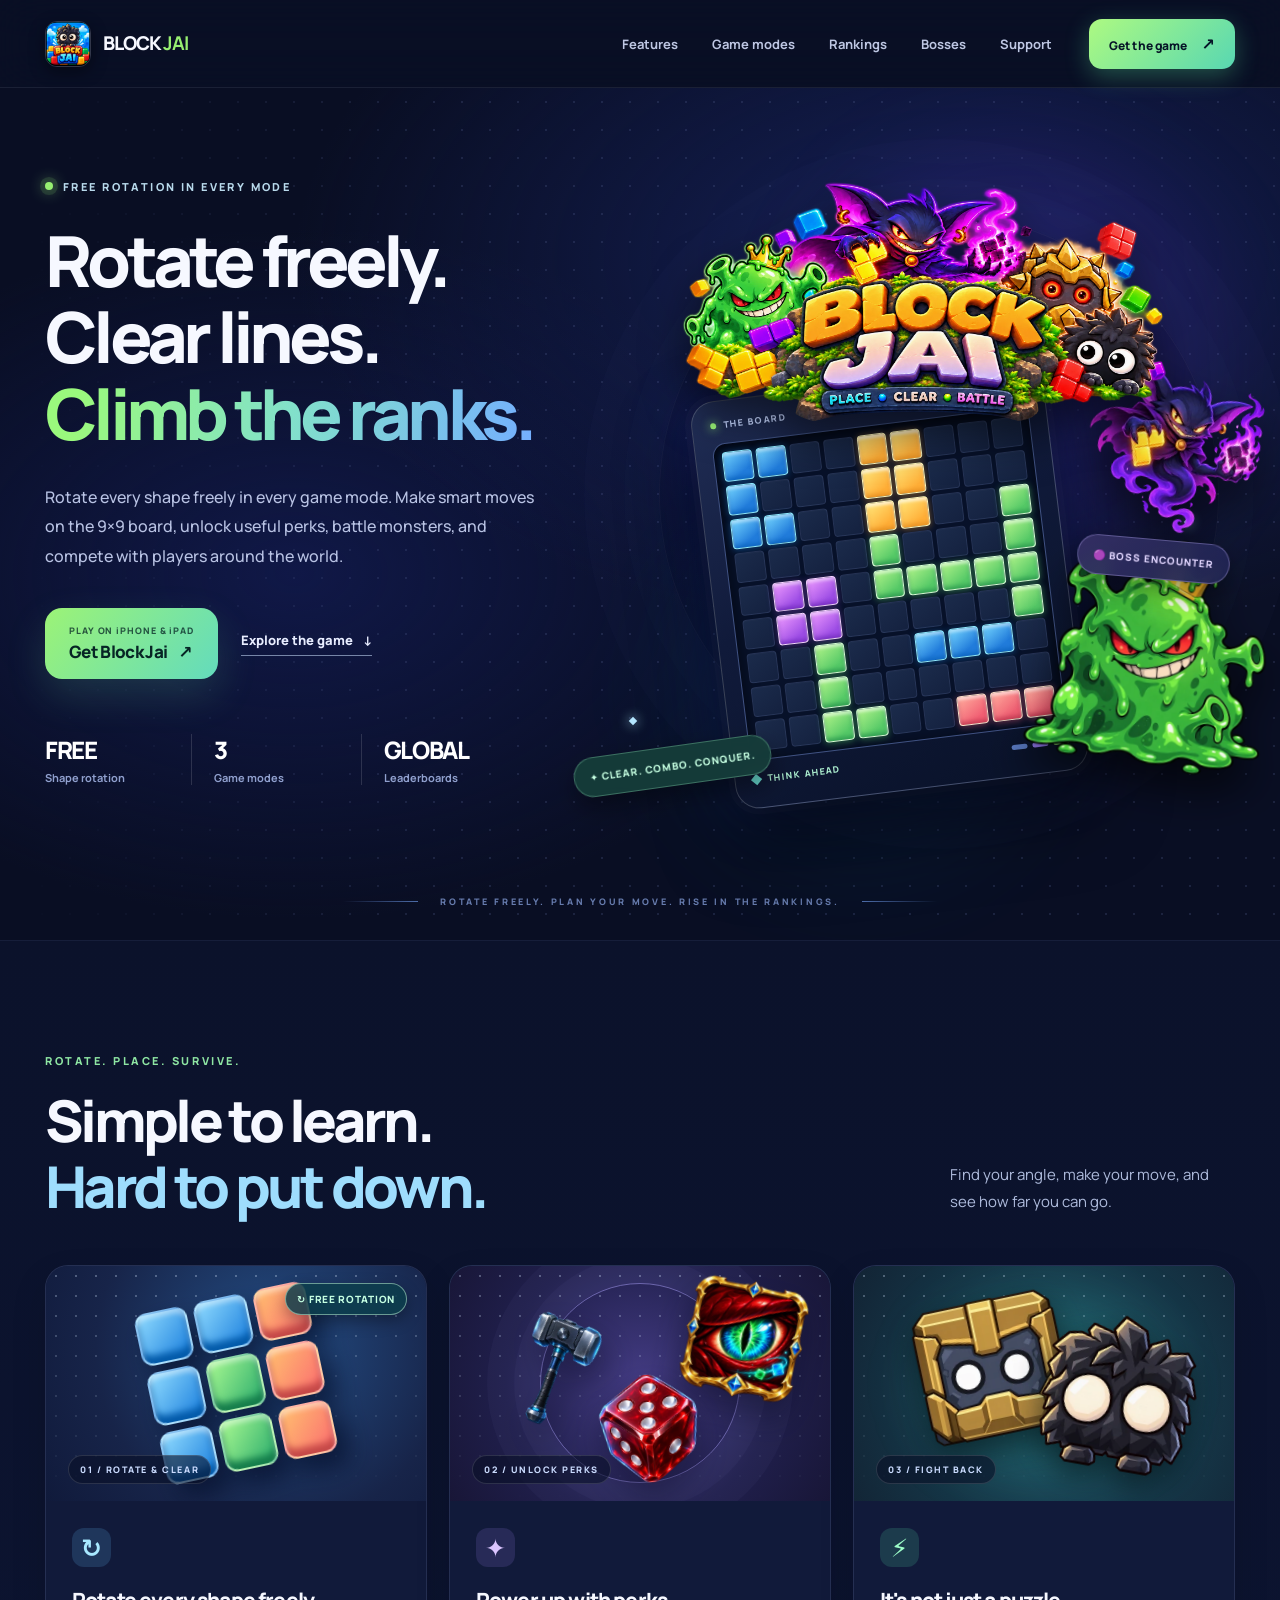
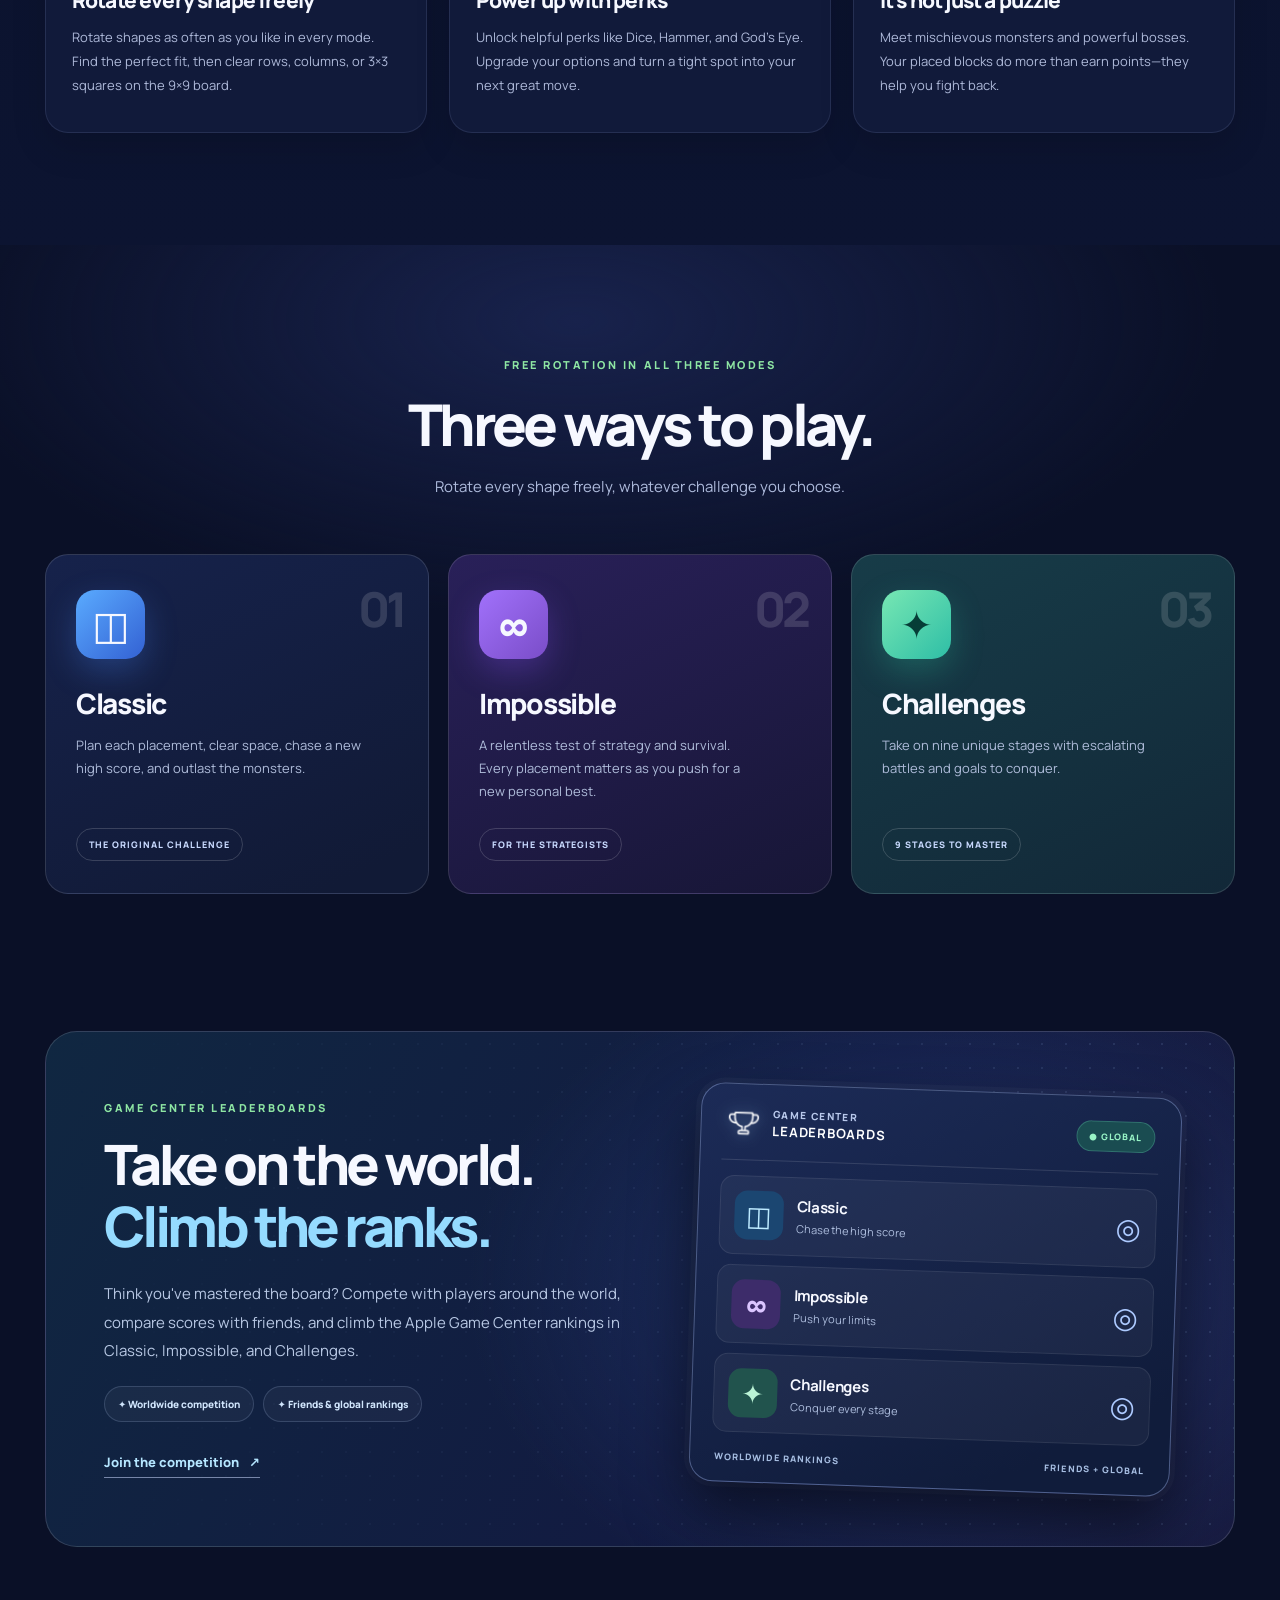
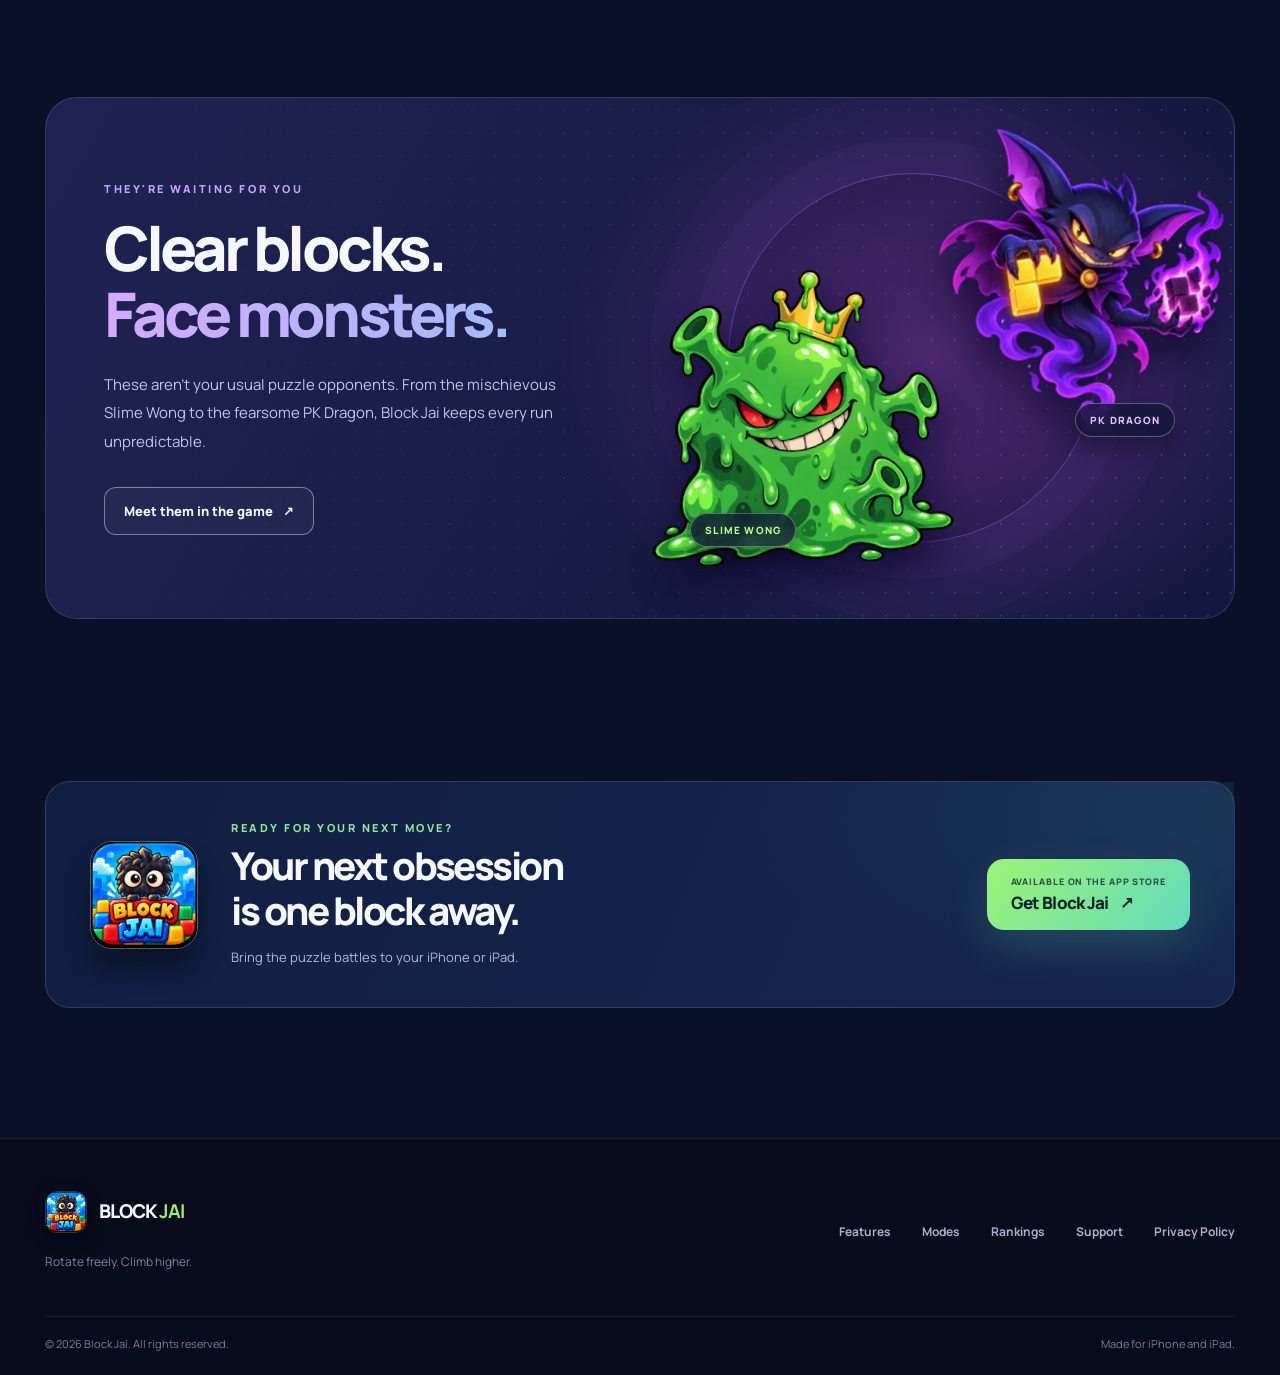
<file: index.html>
<!doctype html>
<html lang="en">
<head>
<meta charset="utf-8">
<meta name="viewport" content="width=device-width, initial-scale=1">
<meta name="theme-color" content="#090e23">
<link rel="icon" href="assets/favicon-32.png" sizes="32x32" type="image/png">
<link rel="icon" href="assets/favicon-64.png" sizes="64x64" type="image/png">
<link rel="apple-touch-icon" href="assets/apple-touch-icon.png">
<link rel="stylesheet" href="styles.css">
<title>Block Jai — Rotate Freely. Climb the Ranks.</title>
<meta name="description" content="Rotate every shape freely in every mode in Block Jai. Clear the 9×9 board, unlock helpful perks, battle monsters, and compete worldwide in Game Center rankings on iPhone and iPad.">
<link rel="canonical" href="https://samueldmchung.github.io/block-jai/">
<meta property="og:type" content="website">
<meta property="og:site_name" content="Block Jai">
<meta property="og:title" content="Block Jai — Rotate Freely. Climb the Ranks.">
<meta property="og:description" content="Free shape rotation in every mode. Clever perks, monster battles, and worldwide Game Center rankings.">
<meta property="og:url" content="https://samueldmchung.github.io/block-jai/">
<meta property="og:image" content="https://samueldmchung.github.io/block-jai/assets/social-preview.jpg">
<meta name="twitter:card" content="summary_large_image">
</head>
<body class="homepage">
<a class="skip-link" href="#main">Skip to content</a>
<header class="site-header">
  <div class="container header-inner">
    <a class="brand" href="index.html" aria-label="Block Jai home"><img src="assets/app-icon.png" alt="" width="46" height="46"><span>BLOCK <strong>JAI</strong></span></a>
    <nav class="header-links" aria-label="Main navigation"><a href="index.html#features">Features</a><a href="index.html#modes">Game modes</a><a href="index.html#rankings">Rankings</a><a href="index.html#bosses">Bosses</a><a href="support.html">Support</a></nav>
    <a class="header-cta" href="https://apps.apple.com/us/app/block-jai/id6814092749" target="_blank" rel="noopener noreferrer">Get the game <span aria-hidden="true">↗</span></a>
  </div>
</header>
<main id="main">
  <section class="hero" aria-labelledby="hero-title">
    <div class="hero-glow hero-glow-one" aria-hidden="true"></div><div class="hero-glow hero-glow-two" aria-hidden="true"></div>
    <div class="container hero-grid">
      <div class="hero-copy">
        <span class="eyebrow"><span class="eyebrow-dot"></span> FREE ROTATION IN EVERY MODE</span>
        <h1 id="hero-title">Rotate freely.<br>Clear lines.<br><span class="text-gradient">Climb the ranks.</span></h1>
        <p class="hero-description">Rotate every shape freely in every game mode. Make smart moves on the 9×9 board, unlock useful perks, battle monsters, and compete with players around the world.</p>
        <div class="hero-actions"><a class="button button-primary" href="https://apps.apple.com/us/app/block-jai/id6814092749" target="_blank" rel="noopener noreferrer"><span class="button-label"><small>PLAY ON iPHONE &amp; iPAD</small><strong>Get Block Jai <span aria-hidden="true">↗</span></strong></span></a><a class="text-link" href="#features">Explore the game <span aria-hidden="true">↓</span></a></div>
        <div class="hero-highlights"><div><b>FREE</b><span>Shape rotation</span></div><div><b>3</b><span>Game modes</span></div><div><b>GLOBAL</b><span>Leaderboards</span></div></div>
      </div>
      <div class="hero-visual" aria-label="Artwork featuring the Block Jai title, a stylized 9 by 9 puzzle board, and two boss characters">
        <div class="visual-spark spark-one"></div><div class="visual-spark spark-two"></div><div class="visual-spark spark-three"></div>
        <div class="hero-banner-wrap"><img class="hero-banner" src="assets/logo-banner.webp" alt="Block Jai — Place, Clear, Battle" width="1774" height="887" fetchpriority="high"></div>
        <div class="arcade-panel">
          <div class="arcade-top"><span><span class="live-dot"></span> THE BOARD</span><span>9 × 9</span></div>
          <div class="board" aria-hidden="true"><span class="board-cell ocean" aria-hidden="true"></span>
<span class="board-cell ocean" aria-hidden="true"></span>
<span class="board-cell " aria-hidden="true"></span>
<span class="board-cell " aria-hidden="true"></span>
<span class="board-cell sun" aria-hidden="true"></span>
<span class="board-cell sun" aria-hidden="true"></span>
<span class="board-cell " aria-hidden="true"></span>
<span class="board-cell " aria-hidden="true"></span>
<span class="board-cell " aria-hidden="true"></span>
<span class="board-cell ocean" aria-hidden="true"></span>
<span class="board-cell " aria-hidden="true"></span>
<span class="board-cell " aria-hidden="true"></span>
<span class="board-cell " aria-hidden="true"></span>
<span class="board-cell sun" aria-hidden="true"></span>
<span class="board-cell sun" aria-hidden="true"></span>
<span class="board-cell " aria-hidden="true"></span>
<span class="board-cell " aria-hidden="true"></span>
<span class="board-cell " aria-hidden="true"></span>
<span class="board-cell ocean" aria-hidden="true"></span>
<span class="board-cell ocean" aria-hidden="true"></span>
<span class="board-cell " aria-hidden="true"></span>
<span class="board-cell " aria-hidden="true"></span>
<span class="board-cell sun" aria-hidden="true"></span>
<span class="board-cell sun" aria-hidden="true"></span>
<span class="board-cell " aria-hidden="true"></span>
<span class="board-cell " aria-hidden="true"></span>
<span class="board-cell mint" aria-hidden="true"></span>
<span class="board-cell " aria-hidden="true"></span>
<span class="board-cell " aria-hidden="true"></span>
<span class="board-cell " aria-hidden="true"></span>
<span class="board-cell " aria-hidden="true"></span>
<span class="board-cell mint" aria-hidden="true"></span>
<span class="board-cell " aria-hidden="true"></span>
<span class="board-cell " aria-hidden="true"></span>
<span class="board-cell " aria-hidden="true"></span>
<span class="board-cell mint" aria-hidden="true"></span>
<span class="board-cell " aria-hidden="true"></span>
<span class="board-cell magenta" aria-hidden="true"></span>
<span class="board-cell magenta" aria-hidden="true"></span>
<span class="board-cell " aria-hidden="true"></span>
<span class="board-cell mint" aria-hidden="true"></span>
<span class="board-cell mint" aria-hidden="true"></span>
<span class="board-cell mint" aria-hidden="true"></span>
<span class="board-cell mint" aria-hidden="true"></span>
<span class="board-cell mint" aria-hidden="true"></span>
<span class="board-cell " aria-hidden="true"></span>
<span class="board-cell magenta" aria-hidden="true"></span>
<span class="board-cell magenta" aria-hidden="true"></span>
<span class="board-cell " aria-hidden="true"></span>
<span class="board-cell " aria-hidden="true"></span>
<span class="board-cell " aria-hidden="true"></span>
<span class="board-cell " aria-hidden="true"></span>
<span class="board-cell " aria-hidden="true"></span>
<span class="board-cell mint" aria-hidden="true"></span>
<span class="board-cell " aria-hidden="true"></span>
<span class="board-cell " aria-hidden="true"></span>
<span class="board-cell mint" aria-hidden="true"></span>
<span class="board-cell " aria-hidden="true"></span>
<span class="board-cell " aria-hidden="true"></span>
<span class="board-cell ocean" aria-hidden="true"></span>
<span class="board-cell ocean" aria-hidden="true"></span>
<span class="board-cell ocean" aria-hidden="true"></span>
<span class="board-cell " aria-hidden="true"></span>
<span class="board-cell " aria-hidden="true"></span>
<span class="board-cell " aria-hidden="true"></span>
<span class="board-cell mint" aria-hidden="true"></span>
<span class="board-cell " aria-hidden="true"></span>
<span class="board-cell " aria-hidden="true"></span>
<span class="board-cell " aria-hidden="true"></span>
<span class="board-cell " aria-hidden="true"></span>
<span class="board-cell " aria-hidden="true"></span>
<span class="board-cell " aria-hidden="true"></span>
<span class="board-cell " aria-hidden="true"></span>
<span class="board-cell " aria-hidden="true"></span>
<span class="board-cell mint" aria-hidden="true"></span>
<span class="board-cell mint" aria-hidden="true"></span>
<span class="board-cell " aria-hidden="true"></span>
<span class="board-cell " aria-hidden="true"></span>
<span class="board-cell coral" aria-hidden="true"></span>
<span class="board-cell coral" aria-hidden="true"></span>
<span class="board-cell coral" aria-hidden="true"></span></div>
          <div class="arcade-foot"><span class="arcade-badge"><span class="tiny-diamond"></span> THINK AHEAD</span><span class="arcade-lights"><i></i><i></i><i></i></span></div>
        </div>
        <img class="hero-boss hero-slime" src="assets/slime-wong.webp" alt="" width="512" height="512">
        <img class="hero-boss hero-dragon" src="assets/pk-dragon.webp" alt="" width="256" height="256">
        <span class="floating-tag tag-top">🟣 BOSS ENCOUNTER</span>
        <span class="floating-tag tag-bottom">✦ CLEAR. COMBO. CONQUER.</span>
      </div>
    </div>
    <div class="container hero-tip"><span class="tip-line"></span><span>ROTATE FREELY. PLAN YOUR MOVE. RISE IN THE RANKINGS.</span><span class="tip-line"></span></div>
  </section>

  <section class="section section-features" id="features" aria-labelledby="features-title">
    <div class="container">
      <div class="section-heading"><div><span class="section-kicker">ROTATE. PLACE. SURVIVE.</span><h2 id="features-title">Simple to learn.<br><em>Hard to put down.</em></h2></div><p>Find your angle, make your move, and see how far you can go.</p></div>
      <div class="feature-grid">
        <article class="feature-card feature-card-board"><div class="feature-art art-pattern" aria-hidden="true"><div class="mini-grid"><i></i><i></i><i></i><i></i><i></i><i></i><i></i><i></i><i></i></div><span class="rotate-free-badge">↻ FREE ROTATION</span><span class="art-label">01 / ROTATE &amp; CLEAR</span></div><div class="feature-content"><div class="feature-icon icon-blue">↻</div><h3>Rotate every shape freely</h3><p>Rotate shapes as often as you like in every mode. Find the perfect fit, then clear rows, columns, or 3×3 squares on the 9×9 board.</p></div></article>
        <article class="feature-card feature-card-tools"><div class="feature-art tool-visual" aria-hidden="true"><span class="tool-ring"></span><img class="tool-image tool-hammer" src="assets/hammer.webp" alt="" loading="lazy"><img class="tool-image perk-eye" src="assets/gods-eye.webp" alt="" loading="lazy"><img class="tool-image tool-dice" src="assets/dice.webp" alt="" loading="lazy"><span class="art-label">02 / UNLOCK PERKS</span></div><div class="feature-content"><div class="feature-icon icon-purple">✦</div><h3>Power up with perks</h3><p>Unlock helpful perks like Dice, Hammer, and God’s Eye. Upgrade your options and turn a tight spot into your next great move.</p></div></article>
        <article class="feature-card feature-card-boss"><div class="feature-art boss-visual" aria-hidden="true"><div class="enemy-aura"></div><img src="assets/armor-jai.webp" alt="" loading="lazy"><img src="assets/block-jai.webp" alt="" loading="lazy"><span class="art-label">03 / FIGHT BACK</span></div><div class="feature-content"><div class="feature-icon icon-green">⚡</div><h3>It's not just a puzzle</h3><p>Meet mischievous monsters and powerful bosses. Your placed blocks do more than earn points—they help you fight back.</p></div></article>
      </div>
    </div>
  </section>

  <section class="section modes-section" id="modes" aria-labelledby="modes-title"><div class="container">
    <div class="center-heading"><span class="section-kicker">FREE ROTATION IN ALL THREE MODES</span><h2 id="modes-title">Three ways to play.</h2><p>Rotate every shape freely, whatever challenge you choose.</p></div>
    <div class="mode-grid">
      <article class="mode-card"><div class="mode-number">01</div><div class="mode-symbol classic-symbol">◫</div><h3>Classic</h3><p>Plan each placement, clear space, chase a new high score, and outlast the monsters.</p><span class="mode-pill">THE ORIGINAL CHALLENGE</span></article>
      <article class="mode-card"><div class="mode-number">02</div><div class="mode-symbol impossible-symbol">∞</div><h3>Impossible</h3><p>A relentless test of strategy and survival. Every placement matters as you push for a new personal best.</p><span class="mode-pill">FOR THE STRATEGISTS</span></article>
      <article class="mode-card"><div class="mode-number">03</div><div class="mode-symbol challenges-symbol">✦</div><h3>Challenges</h3><p>Take on nine unique stages with escalating battles and goals to conquer.</p><span class="mode-pill">9 STAGES TO MASTER</span></article>
    </div>
  </div></section>


  <section class="section rankings-section" id="rankings" aria-labelledby="rankings-title">
    <div class="container">
      <div class="rankings-panel">
        <div class="rankings-copy">
          <span class="section-kicker">GAME CENTER LEADERBOARDS</span>
          <h2 id="rankings-title">Take on the world.<br><span>Climb the ranks.</span></h2>
          <p>Think you've mastered the board? Compete with players around the world, compare scores with friends, and climb the Apple Game Center rankings in Classic, Impossible, and Challenges.</p>
          <div class="rankings-tags"><span>✦ Worldwide competition</span><span>✦ Friends &amp; global rankings</span></div>
          <a class="text-link ranking-link" href="https://apps.apple.com/us/app/block-jai/id6814092749" target="_blank" rel="noopener noreferrer">Join the competition <span aria-hidden="true">↗</span></a>
        </div>
        <div class="leaderboard-preview" aria-label="Illustration highlighting Game Center rankings for Classic, Impossible and Challenges">
          <div class="leaderboard-top"><div class="leaderboard-title"><img src="assets/rank-trophy.png" alt="" width="34" height="34"><span>GAME CENTER<br><strong>LEADERBOARDS</strong></span></div><span class="leaderboard-world">● GLOBAL</span></div>
          <div class="leaderboard-list">
            <div class="leaderboard-entry"><span class="leaderboard-type type-classic">◫</span><div><strong>Classic</strong><small>Chase the high score</small></div><span class="leaderboard-globe" aria-hidden="true">◎</span></div>
            <div class="leaderboard-entry"><span class="leaderboard-type type-impossible">∞</span><div><strong>Impossible</strong><small>Push your limits</small></div><span class="leaderboard-globe" aria-hidden="true">◎</span></div>
            <div class="leaderboard-entry"><span class="leaderboard-type type-challenges">✦</span><div><strong>Challenges</strong><small>Conquer every stage</small></div><span class="leaderboard-globe" aria-hidden="true">◎</span></div>
          </div>
          <div class="leaderboard-bottom"><span>WORLDWIDE RANKINGS</span><span>FRIENDS + GLOBAL</span></div>
        </div>
      </div>
    </div>
  </section>

  <section class="section boss-section" id="bosses" aria-labelledby="bosses-title"><div class="container"><div class="boss-showcase">
    <div class="boss-copy"><span class="section-kicker boss-kicker">THEY'RE WAITING FOR YOU</span><h2 id="bosses-title">Clear blocks.<br><span>Face monsters.</span></h2><p>These aren't your usual puzzle opponents. From the mischievous Slime Wong to the fearsome PK Dragon, Block Jai keeps every run unpredictable.</p><a class="button button-outline" href="https://apps.apple.com/us/app/block-jai/id6814092749" target="_blank" rel="noopener noreferrer">Meet them in the game <span aria-hidden="true">↗</span></a></div>
    <div class="boss-cast" aria-label="Artwork of Slime Wong and PK Dragon"><div class="boss-halo"></div><img class="cast-dragon" src="assets/pk-dragon.webp" alt="PK Dragon" loading="lazy"><img class="cast-slime" src="assets/slime-wong.webp" alt="Slime Wong" loading="lazy"><span class="boss-label slime-label">SLIME WONG</span><span class="boss-label dragon-label">PK DRAGON</span></div>
  </div></div></section>

  <section class="section final-cta" aria-labelledby="cta-title"><div class="container"><div class="cta-block"><img class="cta-icon" src="assets/app-icon.png" width="108" height="108" alt="Block Jai app icon" loading="lazy"><div><span class="section-kicker">READY FOR YOUR NEXT MOVE?</span><h2 id="cta-title">Your next obsession<br>is one block away.</h2><p>Bring the puzzle battles to your iPhone or iPad.</p></div><a class="button button-primary" href="https://apps.apple.com/us/app/block-jai/id6814092749" target="_blank" rel="noopener noreferrer"><span class="button-label"><small>AVAILABLE ON THE APP STORE</small><strong>Get Block Jai <span aria-hidden="true">↗</span></strong></span></a></div></div></section>
</main>
<footer class="site-footer">
  <div class="container footer-main">
    <div class="footer-brand"><a class="brand" href="index.html"><img src="assets/app-icon.png" alt="" width="42" height="42"><span>BLOCK <strong>JAI</strong></span></a><p>Rotate freely. Climb higher.</p></div>
    <nav class="footer-links" aria-label="Footer navigation"><a href="index.html#features">Features</a><a href="index.html#modes">Modes</a><a href="index.html#rankings">Rankings</a><a href="support.html">Support</a><a href="privacy.html">Privacy Policy</a></nav>
  </div>
  <div class="container footer-bottom"><span>© 2026 Block Jai. All rights reserved.</span><span>Made for iPhone and iPad.</span></div>
</footer>
</body>
</html>
</file>
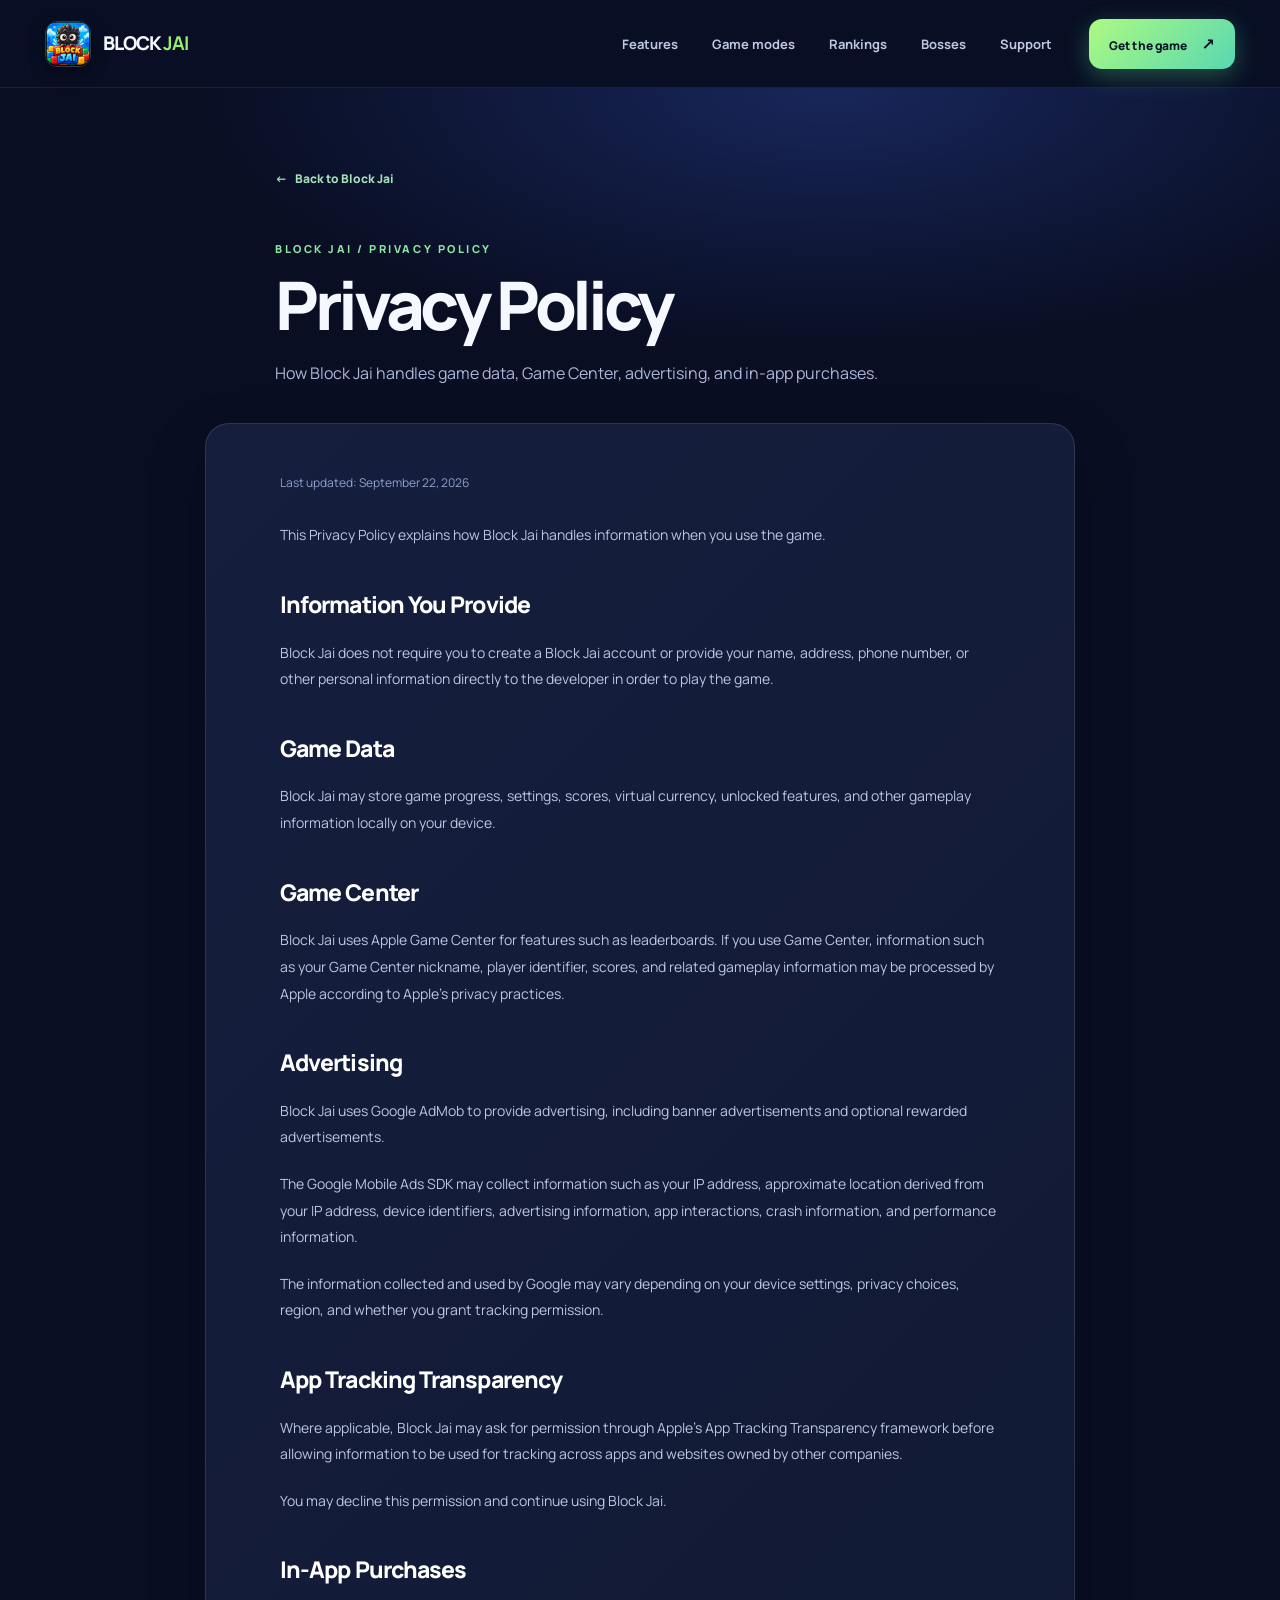
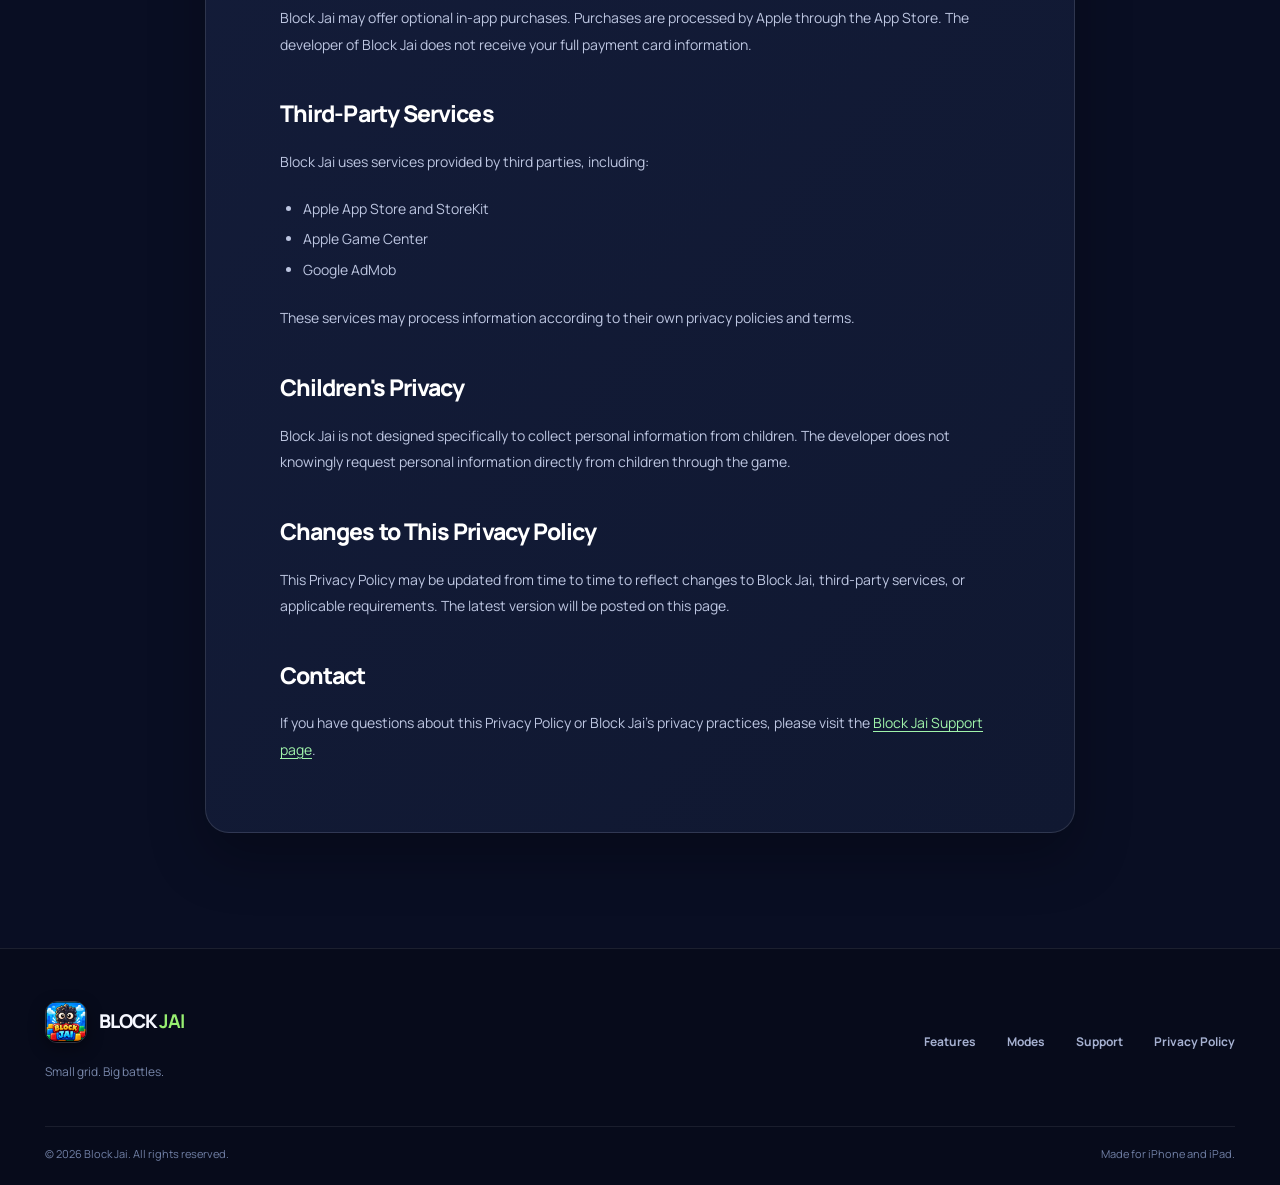
<file: privacy.html>
<!doctype html><html lang="en"><head><meta charset="utf-8">
<meta name="viewport" content="width=device-width, initial-scale=1">
<meta name="theme-color" content="#090e23">
<link rel="icon" href="assets/favicon-32.png" sizes="32x32" type="image/png">
<link rel="icon" href="assets/favicon-64.png" sizes="64x64" type="image/png">
<link rel="apple-touch-icon" href="assets/apple-touch-icon.png">
<link rel="stylesheet" href="styles.css">
<title>Privacy Policy — Block Jai</title><meta name="description" content="How Block Jai handles game data, Game Center, advertising, and in-app purchases.">
<link rel="canonical" href="https://samueldmchung.github.io/block-jai/privacy.html">
</head><body class="info-page"><a class="skip-link" href="#main">Skip to content</a>
<header class="site-header">
  <div class="container header-inner">
    <a class="brand" href="index.html" aria-label="Block Jai home"><img src="assets/app-icon.png" alt="" width="46" height="46"><span>BLOCK <strong>JAI</strong></span></a>
    <nav class="header-links" aria-label="Main navigation"><a href="index.html#features">Features</a><a href="index.html#modes">Game modes</a><a href="index.html#rankings">Rankings</a><a href="index.html#bosses">Bosses</a><a href="support.html">Support</a></nav>
    <a class="header-cta" href="https://apps.apple.com/us/app/block-jai/id6814092749" target="_blank" rel="noopener noreferrer">Get the game <span aria-hidden="true">↗</span></a>
  </div>
</header>
<main id="main" class="info-main"><div class="container info-container"><div class="info-intro"><a class="back-link" href="index.html"><span aria-hidden="true">←</span> Back to Block Jai</a><span class="section-kicker">BLOCK JAI / PRIVACY POLICY</span><h1>Privacy Policy</h1><p class="info-lead">How Block Jai handles game data, Game Center, advertising, and in-app purchases.</p></div><article class="info-card"><div class="info-card-content"><p class="updated">Last updated: September 22, 2026</p>
<p>This Privacy Policy explains how Block Jai handles information when you use the game.</p>
<h2>Information You Provide</h2>
<p>Block Jai does not require you to create a Block Jai account or provide your name, address, phone number, or other personal information directly to the developer in order to play the game.</p>
<h2>Game Data</h2>
<p>Block Jai may store game progress, settings, scores, virtual currency, unlocked features, and other gameplay information locally on your device.</p>
<h2>Game Center</h2>
<p>Block Jai uses Apple Game Center for features such as leaderboards. If you use Game Center, information such as your Game Center nickname, player identifier, scores, and related gameplay information may be processed by Apple according to Apple's privacy practices.</p>
<h2>Advertising</h2>
<p>Block Jai uses Google AdMob to provide advertising, including banner advertisements and optional rewarded advertisements.</p>
<p>The Google Mobile Ads SDK may collect information such as your IP address, approximate location derived from your IP address, device identifiers, advertising information, app interactions, crash information, and performance information.</p>
<p>The information collected and used by Google may vary depending on your device settings, privacy choices, region, and whether you grant tracking permission.</p>
<h2>App Tracking Transparency</h2>
<p>Where applicable, Block Jai may ask for permission through Apple's App Tracking Transparency framework before allowing information to be used for tracking across apps and websites owned by other companies.</p>
<p>You may decline this permission and continue using Block Jai.</p>
<h2>In-App Purchases</h2>
<p>Block Jai may offer optional in-app purchases. Purchases are processed by Apple through the App Store. The developer of Block Jai does not receive your full payment card information.</p>
<h2>Third-Party Services</h2>
<p>Block Jai uses services provided by third parties, including:</p>
<ul><li>Apple App Store and StoreKit</li><li>Apple Game Center</li><li>Google AdMob</li></ul>
<p>These services may process information according to their own privacy policies and terms.</p>
<h2>Children's Privacy</h2>
<p>Block Jai is not designed specifically to collect personal information from children. The developer does not knowingly request personal information directly from children through the game.</p>
<h2>Changes to This Privacy Policy</h2>
<p>This Privacy Policy may be updated from time to time to reflect changes to Block Jai, third-party services, or applicable requirements. The latest version will be posted on this page.</p>
<h2>Contact</h2>
<p>If you have questions about this Privacy Policy or Block Jai's privacy practices, please visit the <a href="support.html">Block Jai Support page</a>.</p></div></article></div></main><footer class="site-footer">
  <div class="container footer-main">
    <div class="footer-brand"><a class="brand" href="index.html"><img src="assets/app-icon.png" alt="" width="42" height="42"><span>BLOCK <strong>JAI</strong></span></a><p>Small grid. Big battles.</p></div>
    <nav class="footer-links" aria-label="Footer navigation"><a href="index.html#features">Features</a><a href="index.html#modes">Modes</a><a href="support.html">Support</a><a href="privacy.html">Privacy Policy</a></nav>
  </div>
  <div class="container footer-bottom"><span>© 2026 Block Jai. All rights reserved.</span><span>Made for iPhone and iPad.</span></div>
</footer></body></html>
</file>
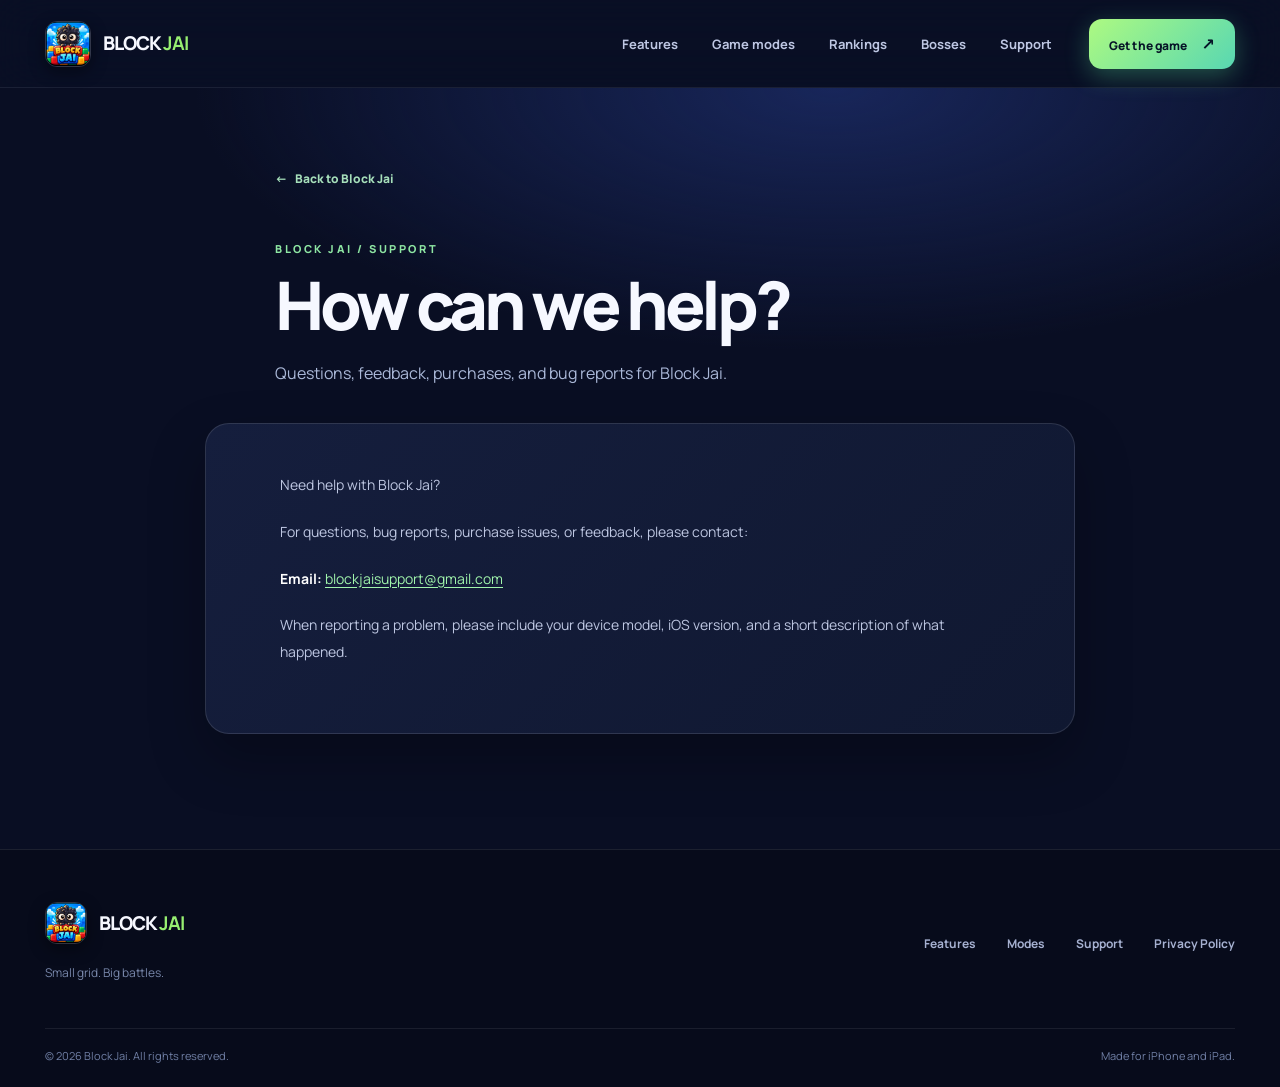
<file: support.html>
<!doctype html><html lang="en"><head><meta charset="utf-8">
<meta name="viewport" content="width=device-width, initial-scale=1">
<meta name="theme-color" content="#090e23">
<link rel="icon" href="assets/favicon-32.png" sizes="32x32" type="image/png">
<link rel="icon" href="assets/favicon-64.png" sizes="64x64" type="image/png">
<link rel="apple-touch-icon" href="assets/apple-touch-icon.png">
<link rel="stylesheet" href="styles.css">
<title>Support — Block Jai</title><meta name="description" content="Questions, feedback, purchases, and bug reports for Block Jai.">
<link rel="canonical" href="https://samueldmchung.github.io/block-jai/support.html">
</head><body class="info-page"><a class="skip-link" href="#main">Skip to content</a>
<header class="site-header">
  <div class="container header-inner">
    <a class="brand" href="index.html" aria-label="Block Jai home"><img src="assets/app-icon.png" alt="" width="46" height="46"><span>BLOCK <strong>JAI</strong></span></a>
    <nav class="header-links" aria-label="Main navigation"><a href="index.html#features">Features</a><a href="index.html#modes">Game modes</a><a href="index.html#rankings">Rankings</a><a href="index.html#bosses">Bosses</a><a href="support.html">Support</a></nav>
    <a class="header-cta" href="https://apps.apple.com/us/app/block-jai/id6814092749" target="_blank" rel="noopener noreferrer">Get the game <span aria-hidden="true">↗</span></a>
  </div>
</header>
<main id="main" class="info-main"><div class="container info-container"><div class="info-intro"><a class="back-link" href="index.html"><span aria-hidden="true">←</span> Back to Block Jai</a><span class="section-kicker">BLOCK JAI / SUPPORT</span><h1>How can we help?</h1><p class="info-lead">Questions, feedback, purchases, and bug reports for Block Jai.</p></div><article class="info-card"><div class="info-card-content"><p>Need help with Block Jai?</p>
<p>For questions, bug reports, purchase issues, or feedback, please contact:</p>
<p><strong>Email:</strong> <a href="mailto:blockjaisupport@gmail.com">blockjaisupport@gmail.com</a></p>
<p>When reporting a problem, please include your device model, iOS version, and a short description of what happened.</p></div></article></div></main><footer class="site-footer">
  <div class="container footer-main">
    <div class="footer-brand"><a class="brand" href="index.html"><img src="assets/app-icon.png" alt="" width="42" height="42"><span>BLOCK <strong>JAI</strong></span></a><p>Small grid. Big battles.</p></div>
    <nav class="footer-links" aria-label="Footer navigation"><a href="index.html#features">Features</a><a href="index.html#modes">Modes</a><a href="support.html">Support</a><a href="privacy.html">Privacy Policy</a></nav>
  </div>
  <div class="container footer-bottom"><span>© 2026 Block Jai. All rights reserved.</span><span>Made for iPhone and iPad.</span></div>
</footer></body></html>
</file>
<file: styles.css>
@font-face{font-family:Manrope;src:url('assets/Manrope-Variable.ttf') format('truetype');font-style:normal;font-weight:200 900;font-display:swap}
:root{--bg:#090e23;--panel:#111936;--panel2:#151f43;--text:#f6f8ff;--muted:#a4adce;--dim:#7684ae;--line:rgba(181,195,255,.12);--lime:#97ef71;--purple:#ad7dff;--blue:#50b5ff;--orange:#ffc66f;--max:1190px;--radius:26px;color-scheme:dark}
*,*::before,*::after{box-sizing:border-box}
html{scroll-behavior:smooth;scroll-padding-top:100px}
body{margin:0;background:var(--bg);color:var(--text);font-family:Manrope,system-ui,-apple-system,BlinkMacSystemFont,"Segoe UI",sans-serif;-webkit-font-smoothing:antialiased;overflow-x:hidden}
a{color:inherit;text-decoration:none}
a:focus-visible{outline:3px solid var(--lime);outline-offset:4px;border-radius:5px}
button:focus-visible{outline:3px solid var(--lime);outline-offset:4px}
img{max-width:100%;display:block}
p,h1,h2,h3{margin:0}
p{line-height:1.78}
.container{width:min(calc(100% - 64px),var(--max));margin-inline:auto}
.skip-link{position:absolute;top:-100px;left:10px;background:#fff;color:#080e22;padding:12px 18px;z-index:90;border-radius:8px}.skip-link:focus{top:12px}
.site-header{height:88px;position:relative;z-index:20;background:rgba(10,16,38,.78);border-bottom:1px solid rgba(255,255,255,.075);backdrop-filter:blur(22px);-webkit-backdrop-filter:blur(22px)}
.header-inner{height:100%;display:flex;align-items:center;justify-content:space-between;gap:24px}
.brand{display:inline-flex;gap:12px;align-items:center;flex-shrink:0;font-size:19px;font-weight:900;letter-spacing:-1.1px;line-height:1;white-space:nowrap}
.brand img{width:46px;height:46px;border-radius:12px;box-shadow:0 5px 16px #0006;border:1px solid #ffffff2b;object-fit:cover}
.brand strong{color:var(--lime)}
.header-links{display:flex;gap:34px;align-items:center;margin-left:auto;margin-right:13px}
.header-links a{color:#bec7e3;font-size:13px;font-weight:700;transition:color .2s}
.header-links a:hover,.footer-links a:hover{color:#fff}
.header-cta{font-size:12px;letter-spacing:.01em;font-weight:900;color:#061527;padding:14px 20px;border-radius:13px;background:linear-gradient(135deg,#adfa81,#58d7b2);box-shadow:0 7px 24px #57db9455;white-space:nowrap;transition:transform .2s,box-shadow .2s}
.header-cta span{font-size:16px;margin-left:12px}.header-cta:hover{transform:translateY(-2px);box-shadow:0 9px 29px #57db9477}
.hero{padding:50px 0 0;min-height:805px;position:relative;isolation:isolate;background:radial-gradient(ellipse 950px 550px at 75% 20%,#141f55 0%,transparent 70%),radial-gradient(ellipse 730px 480px at 23% 57%,#101847 0%,transparent 72%),#090e23;overflow:hidden}
.hero::before{content:"";position:absolute;inset:0;z-index:-2;opacity:.25;background-image:radial-gradient(#566393 1px,transparent 1px);background-size:28px 28px;mask-image:linear-gradient(90deg,transparent,#000 34%,#000 100%)}
.hero-glow{position:absolute;border-radius:50%;filter:blur(48px);z-index:-1;pointer-events:none;opacity:.6}.hero-glow-one{width:420px;height:420px;background:#45239d55;right:4%;top:60px}.hero-glow-two{width:380px;height:380px;background:#04759e2a;right:18%;bottom:60px}
.hero-grid{min-height:672px;display:grid;grid-template-columns:minmax(0,1fr) minmax(0,1.18fr);align-items:center;gap:25px;position:relative}
.hero-copy{position:relative;z-index:5;padding:35px 0 80px}
.eyebrow{display:inline-flex;align-items:center;gap:10px;color:#b8d9eb;font-size:11px;letter-spacing:.22em;font-weight:900;margin-bottom:28px}
.eyebrow-dot{height:8px;width:8px;border-radius:50%;background:var(--lime);box-shadow:0 0 0 5px #90ef7420,0 0 16px #a7ff8f}
h1,h2,h3{letter-spacing:-.045em}h1{font-weight:900;font-size:clamp(54px,5.5vw,79px);line-height:1.09;letter-spacing:-.067em;white-space:nowrap}
.text-gradient{background:linear-gradient(100deg,#9af97d 8%,#82e1ca 50%,#74aeff);-webkit-background-clip:text;background-clip:text;color:transparent}
.hero-description{font-size:16px;line-height:1.86;max-width:490px;color:#b9c3e4;margin-top:31px;font-weight:500}
.hero-actions{display:flex;align-items:center;gap:23px;margin-top:36px;flex-wrap:wrap}
.button{display:inline-flex;align-items:center;justify-content:center;gap:10px;cursor:pointer;transition:transform .18s,box-shadow .18s,background .18s;white-space:nowrap}
.button:hover{transform:translateY(-3px)}
.button-primary{background:linear-gradient(130deg,#9cf376 0%,#63dbbd 100%);color:#072525;border-radius:17px;padding:16px 24px;min-height:67px;box-shadow:0 16px 40px #72e6a629}
.button-primary:hover{box-shadow:0 20px 45px #72e6a64f}
.button-label{display:flex;flex-direction:column;align-items:flex-start;gap:3px}
.button-label small{letter-spacing:.1em;font-size:9px;font-weight:900;opacity:.76}
.button-label strong{font-size:17px;font-weight:900;letter-spacing:-.04em}
.button-label strong span{margin-left:9px}
.text-link{font-size:13px;font-weight:800;color:#e8edff;display:inline-flex;gap:10px;align-items:center;border-bottom:1px solid #7786a8;padding-bottom:6px;transition:color .2s}
.text-link:hover{color:var(--lime)}
.hero-highlights{display:flex;gap:0;margin-top:55px;max-width:485px}
.hero-highlights>div{flex:1;padding:0 22px;border-left:1px solid #ffffff23;display:flex;flex-direction:column;gap:5px}
.hero-highlights>div:first-child{padding-left:0;border-left:0}
.hero-highlights b{font-size:24px;letter-spacing:-.055em;font-weight:900;line-height:1.3;color:#fff}
.hero-highlights span{font-size:11px;color:#90a0ce;font-weight:700}
.hero-visual{height:645px;position:relative;width:100%;min-width:0;isolation:isolate}
.hero-visual::before{content:"";position:absolute;width:560px;height:560px;top:35px;left:55px;border-radius:50%;z-index:-1;background:radial-gradient(circle,#3550a329 0%,transparent 65%);border:1px solid #ffffff0a;box-shadow:0 0 0 35px #6787f403,0 0 0 75px #6787f404}
.hero-banner-wrap{position:absolute;top:0;left:5%;width:92%;height:245px;z-index:6;display:flex;justify-content:center;align-items:center;filter:drop-shadow(0 20px 22px #0008)}
.hero-banner{height:100%;max-width:100%;width:auto;object-fit:contain}
.arcade-panel{width:355px;min-height:410px;padding:17px 17px 14px;position:absolute;left:17%;top:202px;background:linear-gradient(155deg,#212e56,#101a3a 43%,#0a132b 92%);border:1px solid #ffffff31;border-radius:24px;box-shadow:0 35px 75px #000a,0 0 0 6px #ffffff06,0 0 65px #172cc655;transform:rotate(-7deg);z-index:2}
.arcade-top{display:flex;justify-content:space-between;color:#c5d6ff;font-size:9px;letter-spacing:.16em;font-weight:900;margin:0 1px 12px}.arcade-top span:first-child{display:flex;align-items:center;gap:7px}
.live-dot{height:6px;width:6px;border-radius:50%;background:#99f276;box-shadow:0 0 10px #99f276}
.board{display:grid;grid-template-columns:repeat(9,minmax(0,1fr));gap:4px;padding:8px;background:#071129;border:1px solid #405282;border-radius:13px;box-shadow:inset 0 4px 16px #0009;aspect-ratio:1;width:100%}
.board-cell{display:block;border-radius:4px;background:linear-gradient(145deg,#1b2b4b,#14213f);border:1px solid #53628c40;box-shadow:inset 0 1px #ffffff04;min-width:0;min-height:0}
.board-cell.ocean{background:linear-gradient(145deg,#75d6ff 0%,#217cdb 70%);box-shadow:inset 0 3px 3px #ffffff6b,inset 0 -3px 4px #0058af88,0 1px 7px #1987e96a;border-color:#8ee9ff}
.board-cell.sun{background:linear-gradient(145deg,#ffe87b 0%,#ffae37 75%);box-shadow:inset 0 3px 3px #ffffffa0,inset 0 -3px 4px #d67b1588,0 1px 7px #ffa62d70;border-color:#fff7bb}
.board-cell.magenta{background:linear-gradient(145deg,#ee9aff 0%,#9d4de5 75%);box-shadow:inset 0 3px 3px #ffffff74,inset 0 -3px 4px #6924b4aa,0 1px 7px #9d4de567;border-color:#f4d1ff}
.board-cell.mint{background:linear-gradient(145deg,#b2f489 0%,#55c967 75%);box-shadow:inset 0 3px 3px #ffffff82,inset 0 -3px 4px #238d49aa,0 1px 7px #5ddd6870;border-color:#d3ffd2}
.board-cell.coral{background:linear-gradient(145deg,#ffae9e 0%,#f15f73 75%);box-shadow:inset 0 3px 3px #ffffff82,inset 0 -3px 4px #b32d46aa,0 1px 7px #ff607870;border-color:#ffdfc9}
.arcade-foot{margin-top:12px;display:flex;justify-content:space-between;align-items:center}.arcade-badge{display:inline-flex;gap:7px;align-items:center;font-weight:900;letter-spacing:.13em;font-size:9px;color:#a9eacc}.tiny-diamond{display:inline-block;width:8px;height:8px;transform:rotate(45deg);background:#65d5cb}.arcade-lights{display:flex;gap:5px}.arcade-lights i{height:5px;width:16px;border-radius:9px;background:#5a7ac1}.arcade-lights i:nth-child(2){background:#9179ec}.arcade-lights i:nth-child(3){background:#8bdd6c}
.hero-boss{position:absolute;object-fit:contain;filter:drop-shadow(0 22px 20px #0009);z-index:4;pointer-events:none}
.hero-slime{width:252px;height:252px;right:-40px;bottom:43px;transform:rotate(5deg);animation:float-a 7s ease-in-out infinite}
.hero-dragon{width:180px;height:180px;right:-27px;top:178px;transform:rotate(13deg);animation:float-b 6s ease-in-out infinite}
.floating-tag{position:absolute;z-index:5;display:inline-flex;align-items:center;white-space:nowrap;border:1px solid #c4b0ff55;border-radius:100px;background:linear-gradient(130deg,#353065ec,#1d2252ef);padding:12px 15px;font-size:10px;letter-spacing:.1em;font-weight:900;color:#e2d6ff;box-shadow:0 11px 26px #0006;backdrop-filter:blur(8px)}
.tag-top{right:5px;top:360px;transform:rotate(5deg)}.tag-bottom{left:-5%;bottom:38px;transform:rotate(-8deg);border-color:#89e1b355;color:#c5ffe1;background:#153d39ee}
.visual-spark{position:absolute;z-index:1;width:6px;height:6px;background:#b4e6ff;transform:rotate(45deg);box-shadow:0 0 12px #aceaff}.spark-one{top:175px;left:15%}.spark-two{top:340px;right:7%}.spark-three{bottom:100px;left:4%}
.hero-tip{display:flex;align-items:center;justify-content:center;gap:22px;padding:30px 0 32px;color:#677cae;font-size:9px;letter-spacing:.3em;font-weight:900}.tip-line{height:1px;width:75px;background:linear-gradient(90deg,transparent,#4c6ca9)}.tip-line:last-child{transform:rotate(180deg)}
.section{padding:112px 0}.section-kicker{display:block;font-size:11px;font-weight:900;letter-spacing:.23em;color:#8ee6a3;margin-bottom:19px}
.section h2{font-size:clamp(38px,4.5vw,61px);line-height:1.15;font-weight:900;letter-spacing:-.064em}
.section-heading{display:flex;justify-content:space-between;gap:55px;align-items:end;margin-bottom:45px}.section-heading p{max-width:285px;color:#aebbdc;font-size:15px;line-height:1.8;margin-bottom:5px}
.section-heading em{font-style:normal;color:#9eddfd}
.section-features{background:linear-gradient(180deg,#0b122b,#0c1431);border-top:1px solid #ffffff0b;position:relative}
.feature-grid{display:grid;grid-template-columns:repeat(3,minmax(0,1fr));gap:22px}
.feature-card{border:1px solid var(--line);border-radius:23px;background:#111a3a;overflow:hidden;box-shadow:0 15px 35px #0002;transition:transform .25s,border-color .25s}.feature-card:hover{transform:translateY(-7px);border-color:#9bc3ff66}
.feature-art{height:235px;position:relative;overflow:hidden;display:flex;align-items:center;justify-content:center}
.art-pattern{background:radial-gradient(circle at 60% 35%,#244e85,#172449 65%,#101a3b)}
.art-pattern::before,.tool-visual::before,.boss-visual::before{content:"";position:absolute;inset:0;opacity:.32;background-image:radial-gradient(#d5e8ff 1px,transparent 1px);background-size:20px 20px;mask-image:linear-gradient(#fff,transparent)}
.mini-grid{width:174px;height:174px;display:grid;grid-template-columns:repeat(3,1fr);gap:7px;transform:rotate(-12deg);filter:drop-shadow(10px 16px 12px #030c28a8)}
.mini-grid i{border:2px solid #ffffff5c;border-radius:12px;background:linear-gradient(135deg,#92ddff,#167bdc);box-shadow:inset 0 4px 5px #ffffff6e,inset 0 -8px 7px #035aa9}
.mini-grid i:nth-child(3n){background:linear-gradient(130deg,#ffc16f,#fb6b70);box-shadow:inset 0 4px 5px #ffffff6e,inset 0 -8px 7px #c54847}
.mini-grid i:nth-child(5),.mini-grid i:nth-child(8){background:linear-gradient(130deg,#aafa91,#27aa6c);box-shadow:inset 0 4px 5px #ffffff6e,inset 0 -8px 7px #157d4b}
.art-label{position:absolute;left:22px;bottom:17px;z-index:2;font-size:9px;font-weight:900;letter-spacing:.17em;color:#cbdcff;padding:7px 11px;background:#090f2799;border:1px solid #ffffff20;border-radius:100px}
.tool-visual{background:radial-gradient(circle at 50% 50%,#443c84,#201f4c 60%,#181637)}
.tool-ring{border-radius:50%;border:1px solid #afa5ff80;width:200px;height:200px;box-shadow:0 0 0 26px #b2a1fa09,0 0 0 53px #b2a1fa09}
.tool-image{position:absolute;width:120px;height:120px;object-fit:contain;filter:drop-shadow(0 16px 16px #08082170)}.tool-hammer{left:13%;top:36px;transform:rotate(-20deg)}.perk-eye{right:7%;top:14px;transform:rotate(12deg);width:118px;height:118px}.tool-dice{left:36%;bottom:10px;transform:rotate(-6deg);width:125px;height:125px}
.boss-visual{background:radial-gradient(circle at 55% 55%,#205b6d,#153546 60%,#122334)}
.boss-visual img{position:absolute;filter:drop-shadow(0 12px 15px #04151aaa)}
.boss-visual img:first-of-type{width:170px;left:14%;top:17px;transform:rotate(-12deg)}.boss-visual img:nth-of-type(2){width:164px;right:9%;top:47px;transform:rotate(10deg)}
.enemy-aura{width:240px;height:180px;border-radius:50%;background:#36d5b526;filter:blur(30px)}
.feature-content{padding:27px 26px 34px}.feature-icon{width:39px;height:39px;border-radius:12px;display:grid;place-items:center;font-weight:900;font-size:25px;margin-bottom:20px}
.icon-blue{color:#a8e8ff;background:#67bbff2b}.icon-purple{color:#dbc5ff;background:#a688ff26}.icon-green{color:#9cfcc7;background:#57dba42b}
.feature-content h3{font-size:21px;font-weight:900;line-height:1.3;margin-bottom:12px;letter-spacing:-.04em}.feature-content p{font-size:13px;line-height:1.84;color:#aeb9d9}
.modes-section{background:radial-gradient(ellipse 850px 390px at 45% 10%,#18224c 0%,transparent 76%),#0a1027}
.center-heading{text-align:center;margin-bottom:53px}.center-heading p{margin:17px auto 0;color:#aebbdc;font-size:15px}
.mode-grid{display:grid;grid-template-columns:repeat(3,minmax(0,1fr));gap:19px}
.mode-card{position:relative;min-height:330px;padding:35px 30px 32px;border:1px solid #ffffff21;border-radius:23px;background:linear-gradient(155deg,#16224b 0%,#111a36 90%);overflow:hidden;display:flex;flex-direction:column;align-items:flex-start;transition:transform .2s,border-color .2s}.mode-card:hover{transform:translateY(-5px);border-color:#c2d8ff66}
.mode-card:nth-child(2){background:linear-gradient(155deg,#292059,#171636)}.mode-card:nth-child(3){background:linear-gradient(155deg,#173c48,#122838)}
.mode-number{position:absolute;right:23px;top:21px;color:#ffffff24;font-size:48px;font-weight:900;letter-spacing:-.07em}
.mode-symbol{height:69px;width:69px;display:grid;place-items:center;font-weight:900;font-size:39px;border-radius:19px;margin-bottom:25px}
.classic-symbol{background:linear-gradient(135deg,#5aabff,#3361d3);box-shadow:0 12px 32px #498bff48}.impossible-symbol{background:linear-gradient(135deg,#a171fb,#7a4dc8);box-shadow:0 12px 32px #8f54ff48}.challenges-symbol{background:linear-gradient(135deg,#77e7b3,#2ebea6);box-shadow:0 12px 32px #2ebe9b48;color:#063d37}
.mode-card h3{font-size:28px;font-weight:900;margin-bottom:12px}.mode-card p{color:#afbcda;font-size:13px;line-height:1.8;max-width:285px;margin-bottom:24px}
.mode-pill{margin-top:auto;font-weight:900;color:#c9daff;letter-spacing:.11em;font-size:9px;border:1px solid #ffffff2a;border-radius:100px;padding:9px 12px}
.boss-section{background:#0a1027;padding-top:48px}
.boss-showcase{display:grid;grid-template-columns:1fr 1.1fr;align-items:center;gap:30px;min-height:500px;border:1px solid #ffffff1f;border-radius:32px;background:radial-gradient(ellipse 500px 410px at 75% 50%,#4c266f 0%,transparent 76%),linear-gradient(120deg,#202352,#151941 70%);position:relative;overflow:hidden;padding:55px 58px}
.boss-showcase::before{content:"";position:absolute;inset:0;opacity:.15;background-image:radial-gradient(#fff 1px,transparent 1px);background-size:23px 23px;mask-image:linear-gradient(90deg,transparent,#000)}
.boss-copy{position:relative;z-index:4}.boss-kicker{color:#c7a5ff}.boss-copy h2{font-size:clamp(42px,4.8vw,65px);line-height:1.08}.boss-copy h2 span{background:linear-gradient(90deg,#d4aaff,#a5bafc);-webkit-background-clip:text;background-clip:text;color:transparent}
.boss-copy p{font-size:15px;color:#c2c5ea;line-height:1.9;max-width:470px;margin:23px 0 31px}
.button-outline{padding:14px 19px;border:1px solid #ffffff69;border-radius:12px;font-weight:850;font-size:13px;background:#ffffff0a}.button-outline:hover{background:#ffffff20}
.boss-cast{position:relative;height:410px;z-index:2}.boss-halo{position:absolute;width:370px;height:370px;border-radius:50%;border:1px solid #a679ff66;box-shadow:0 0 0 36px #a377ff09,0 0 0 79px #a377ff07;top:20px;left:18%}
.cast-slime,.cast-dragon{position:absolute;filter:drop-shadow(0 20px 20px #080628bb)}.cast-slime{width:322px;height:322px;object-fit:contain;left:0;bottom:-20px;transform:rotate(-6deg)}.cast-dragon{width:295px;height:295px;object-fit:contain;right:-46px;top:-18px;transform:rotate(11deg)}
.boss-label{position:absolute;font-size:10px;letter-spacing:.12em;font-weight:900;padding:9px 14px;border-radius:50px;border:1px solid #ffffff4b;background:#121535b8;backdrop-filter:blur(10px);box-shadow:0 12px 18px #0004}.slime-label{bottom:16px;left:60px;color:#b6ff8b}.dragon-label{right:1px;top:250px;color:#e2c6ff}
.final-cta{padding:50px 0 130px;background:#0a1027}
.cta-block{position:relative;display:flex;align-items:center;gap:33px;padding:38px 44px;background:linear-gradient(112deg,#101f40,#14244d 75%);border:1px solid #ffffff21;border-radius:25px}
.cta-block::after{content:"";position:absolute;right:0;top:0;width:42%;height:100%;background:radial-gradient(ellipse at 100% 15%,#45bda520,transparent 70%);pointer-events:none}
.cta-icon{flex:0 0 auto;border-radius:22px;box-shadow:0 20px 25px #0006;border:1px solid #ffffff44}
.cta-block>div{min-width:0;flex:1}.cta-block .section-kicker{margin-bottom:8px}.cta-block h2{font-size:clamp(29px,3vw,40px);line-height:1.18}.cta-block p{margin-top:12px;font-size:13px;color:#aebbdc}.cta-block>.button{z-index:1;flex-shrink:0}
.site-footer{background:#070b1b;border-top:1px solid #ffffff16}
.footer-main{display:flex;align-items:center;justify-content:space-between;gap:35px;padding:52px 0 44px}.footer-brand p{font-size:12px;color:#7786a9;margin:13px 0 0}.footer-brand .brand img{width:42px;height:42px}
.footer-links{display:flex;align-items:center;gap:31px;flex-wrap:wrap}.footer-links a{font-size:12px;color:#a6b1d1;font-weight:700;transition:color .2s}
.footer-bottom{border-top:1px solid #ffffff14;padding:19px 0 24px;display:flex;justify-content:space-between;gap:20px;font-size:11px;color:#7180a6}
.info-main{position:relative;min-height:65vh;padding:78px 0 115px;background:radial-gradient(ellipse 850px 350px at 65% 0%,#18265a 0%,transparent 75%),#090e23}
.info-container{max-width:870px}.info-intro{max-width:730px;margin:0 auto 36px}.back-link{font-weight:850;font-size:12px;display:inline-flex;align-items:center;gap:8px;color:#a6dfba;margin-bottom:54px}.back-link:hover{text-decoration:underline}
.info-intro .section-kicker{margin-bottom:12px}.info-intro h1{font-size:clamp(43px,6vw,67px);letter-spacing:-.065em}.info-lead{font-size:16px;color:#aab8d8;margin-top:18px}
.info-card{border:1px solid #ffffff1e;border-radius:24px;background:linear-gradient(135deg,#151e3d,#101831);box-shadow:0 25px 55px #0004;padding:48px 57px}
.info-card-content{max-width:720px;margin:0 auto;font-size:14px;color:#bdc6e1;line-height:1.9}.info-card-content p{margin:0 0 20px;line-height:1.9}.info-card-content h2{font-size:23px;color:#fff;font-weight:900;letter-spacing:-.04em;margin:34px 0 13px}.info-card-content h2:first-child{margin-top:0}.info-card-content a{color:#a0f4ab;text-decoration:underline;text-underline-offset:3px;overflow-wrap:anywhere}.info-card-content strong{color:#fff}.info-card-content .updated{color:#8fa0cb;font-size:12px;margin-bottom:27px}.info-card-content ul{padding-left:23px;margin:0 0 22px}.info-card-content li{margin-bottom:4px}
@keyframes float-a{0%,100%{transform:translateY(0) rotate(5deg)}50%{transform:translateY(-14px) rotate(8deg)}}
@keyframes float-b{0%,100%{transform:translateY(0) rotate(13deg)}50%{transform:translateY(12px) rotate(9deg)}}
@media(max-width:1130px){.header-links{gap:18px}.hero-grid{grid-template-columns:1fr 1.05fr;gap:10px}.hero h1{font-size:clamp(47px,5.35vw,68px)}.hero-visual{transform:scale(.89);transform-origin:48% 50%;margin-left:-18px}.arcade-panel{left:8%}.hero-banner-wrap{left:-2%;width:106%}.hero-slime{right:-50px}.hero-dragon{right:-45px}.tag-top{right:-32px}.boss-showcase{padding:45px 42px}}
@media(max-width:910px){.container{width:min(calc(100% - 46px),var(--max))}.header-links{gap:14px}.header-links a{font-size:12px}.hero{padding-top:25px}.hero-grid{display:flex;flex-direction:column;align-items:center;gap:0}.hero-copy{text-align:center;max-width:660px;padding:75px 0 5px}.hero-description{margin:25px auto 0;max-width:560px}.hero-actions{justify-content:center}.hero-highlights{margin:44px auto 0}.hero-visual{height:610px;max-width:620px;margin:0 auto;transform:none}.hero-banner-wrap{left:2%;width:95%;height:245px}.arcade-panel{left:22%;top:194px}.hero-slime{right:-2%;bottom:31px}.hero-dragon{right:1%;top:183px}.tag-top{right:0}.tag-bottom{left:10%}.hero-tip{padding-top:0}.section{padding:85px 0}.feature-grid{gap:13px}.feature-art{height:187px}.feature-content{padding:23px 19px 28px}.feature-content h3{font-size:19px}.mini-grid{width:144px;height:144px}.tool-image{max-width:105px}.mode-card{padding:29px 23px}.boss-section{padding-top:35px}.boss-showcase{grid-template-columns:1fr 1fr;min-height:440px}.boss-cast{transform:scale(.85);transform-origin:center}.final-cta{padding-top:25px;padding-bottom:90px}.cta-block{gap:21px;padding:30px}.cta-icon{width:85px;height:85px}.cta-block>.button{padding:13px}}
@media(max-width:680px){.container{width:min(calc(100% - 36px),var(--max))}.site-header{height:72px}.brand{font-size:17px}.brand img{width:40px;height:40px;border-radius:11px}.header-links{display:none}.header-cta{padding:12px 13px;font-size:11px}.header-cta span{margin-left:4px}.hero{padding-top:16px;min-height:auto}.hero-copy{padding-top:59px}.eyebrow{font-size:9px;letter-spacing:.15em;margin-bottom:23px}.hero h1{font-size:clamp(42px,10.8vw,66px);white-space:normal}.hero-description{font-size:14px;line-height:1.85;margin-top:24px}.hero-actions{gap:21px;margin-top:28px}.hero-highlights{margin-top:42px}.hero-highlights>div{padding-inline:11px}.hero-highlights b{font-size:21px}.hero-highlights span{font-size:9px}.hero-visual{height:520px;max-width:470px;margin:5px 0 10px;transform:scale(.86);transform-origin:center top;width:115%}.hero-banner-wrap{top:-1px;height:195px;left:0;width:100%}.arcade-panel{width:297px;min-height:347px;top:163px;left:17%;padding:13px 13px 10px;border-radius:20px}.board{gap:3px;padding:6px}.board-cell{border-radius:3px}.hero-slime{width:208px;height:208px;right:-9%;bottom:5px}.hero-dragon{width:147px;height:147px;right:-4%;top:156px}.tag-top{top:290px;right:-7%;padding:9px 11px;font-size:8px}.tag-bottom{bottom:2px;left:-1%;padding:9px 11px;font-size:8px}.hero-tip{font-size:7px;letter-spacing:.16em;padding:0 0 29px}.tip-line{width:20px}.section{padding:74px 0}.section h2{font-size:clamp(36px,8.6vw,47px)}.section-heading{display:block;margin-bottom:29px}.section-heading p{margin-top:19px;font-size:14px}.feature-grid,.mode-grid{grid-template-columns:1fr;gap:19px}.feature-art{height:215px}.feature-content{padding:24px 25px 30px}.feature-content h3{font-size:21px}.feature-content p{font-size:14px}.mode-card{min-height:265px;padding:28px}.mode-symbol{width:60px;height:60px;font-size:33px;margin-bottom:13px}.mode-card h3{font-size:26px}.mode-card p{font-size:13px;margin-bottom:12px}.boss-section{padding-top:22px}.boss-showcase{grid-template-columns:1fr;gap:0;min-height:unset;padding:43px 25px 0}.boss-copy{text-align:left}.boss-copy h2{font-size:clamp(41px,9.5vw,58px)}.boss-copy p{font-size:14px}.boss-cast{height:340px;transform:none}.boss-halo{height:250px;width:250px;top:43px;left:21%}.cast-slime{width:240px;height:240px;left:2%;bottom:-6px}.cast-dragon{width:225px;height:225px;right:-24px;top:10px}.slime-label{bottom:14px;left:19px}.dragon-label{right:0;top:205px}.final-cta{padding:32px 0 75px}.cta-block{flex-direction:column;text-align:center;padding:36px 19px;gap:20px}.cta-icon{width:96px;height:96px}.cta-block .section-kicker{font-size:9px}.cta-block h2{font-size:36px}.cta-block>.button{padding:17px 27px}.footer-main{align-items:flex-start;flex-direction:column;gap:28px;padding:39px 0 34px}.footer-links{gap:20px}.footer-bottom{font-size:10px;flex-direction:column;gap:7px}.info-main{padding:44px 0 70px}.back-link{margin-bottom:42px}.info-intro h1{font-size:45px}.info-lead{font-size:14px}.info-card{padding:28px 23px;border-radius:17px}.info-card-content{font-size:13px}.info-card-content h2{font-size:20px}}
@media(max-width:380px){.hero h1{font-size:41px}.hero-visual{height:462px;transform:scale(.73);width:136%;margin-left:-18%}.hero-highlights b{font-size:19px}.hero-description{font-size:13px}.header-cta{font-size:10px}.brand{font-size:15px}.brand img{height:36px;width:36px}}
@media(prefers-reduced-motion:reduce){*,*::before,*::after{scroll-behavior:auto!important;animation-duration:.001ms!important;animation-iteration-count:1!important;transition-duration:.001ms!important}}

/* V1.2: free rotation feature and worldwide Game Center rankings */
.rotate-free-badge{position:absolute;z-index:2;right:19px;top:17px;padding:8px 11px;border:1px solid #c3f9d781;background:#0c3e4cd9;color:#c5ffe2;border-radius:40px;font-size:10px;font-weight:900;letter-spacing:.07em;box-shadow:0 6px 16px #0005}
.rankings-section{padding:25px 0 102px;background:#0a1027}
.rankings-panel{position:relative;overflow:hidden;border:1px solid #ffffff24;border-radius:32px;background:radial-gradient(ellipse 580px 420px at 76% 50%,#2a43848f 0%,transparent 83%),linear-gradient(120deg,#102741 0%,#121b41 58%,#171a3e 100%);padding:58px;display:grid;grid-template-columns:1fr .89fr;gap:51px;align-items:center}
.rankings-panel::before{content:"";position:absolute;inset:0;pointer-events:none;background-image:radial-gradient(#a7c9ff 1px,transparent 1px);background-size:24px 24px;opacity:.13;mask-image:linear-gradient(90deg,transparent,#000)}
.rankings-copy{position:relative;z-index:2}
.rankings-copy h2{font-size:clamp(40px,4.35vw,60px);line-height:1.11}
.rankings-copy h2 span{color:#95dbff}
.rankings-copy>p{font-size:15px;max-width:550px;line-height:1.9;color:#b8c8e4;margin:23px 0 20px}
.rankings-tags{display:flex;gap:9px;flex-wrap:wrap;margin-bottom:28px}
.rankings-tags span{padding:10px 13px;border:1px solid #c0d7ff2d;border-radius:99px;color:#d0e5fc;background:#ffffff0a;font-weight:800;font-size:10px}
.ranking-link{color:#b5e6ff}
.leaderboard-preview{position:relative;z-index:2;transform:rotate(2deg);width:100%;padding:22px 21px 18px;border:1px solid #b2c8ff5c;border-radius:24px;background:linear-gradient(153deg,#1c2b57,#101c3b 85%);box-shadow:0 28px 60px #0008,0 0 0 5px #ffffff08}
.leaderboard-top{display:flex;justify-content:space-between;align-items:center;gap:10px;padding:0 4px 18px;border-bottom:1px solid #ffffff20}
.leaderboard-title{display:flex;align-items:center;gap:12px;color:#b8c8eb;font-size:10px;font-weight:800;line-height:1.5;letter-spacing:.14em}
.leaderboard-title strong{font-size:13px;color:#fff;letter-spacing:.06em}
.leaderboard-title img{filter:drop-shadow(0 0 7px #9acaed77);object-fit:contain}
.leaderboard-world{flex-shrink:0;border:1px solid #77e7c93d;border-radius:99px;background:#1a4c51;color:#98f4c6;font-size:9px;font-weight:900;padding:8px 12px;letter-spacing:.1em}
.leaderboard-list{padding-top:15px;display:grid;gap:10px}
.leaderboard-entry{display:flex;gap:13px;align-items:center;padding:14px;border:1px solid #ffffff15;border-radius:14px;background:#ffffff0b}
.leaderboard-type{height:49px;width:49px;border-radius:13px;display:grid;place-items:center;flex-shrink:0;font-size:27px;font-weight:900}
.type-classic{color:#bceaff;background:#1b4671}
.type-impossible{color:#dbc5ff;background:#3d2c6a}
.type-challenges{color:#bbf3d6;background:#21534d}
.leaderboard-entry>div{display:flex;flex-direction:column;gap:4px;min-width:0}
.leaderboard-entry strong{font-size:15px;letter-spacing:-.02em}
.leaderboard-entry small{font-size:11px;color:#aebede}
.leaderboard-globe{color:#adcaff;font-size:29px;font-weight:800;margin-left:auto}
.leaderboard-bottom{display:flex;justify-content:space-between;gap:14px;color:#a6bde1;font-size:9px;font-weight:900;letter-spacing:.12em;margin:18px 3px 0}
@media(max-width:910px){.rankings-panel{grid-template-columns:1fr 1fr;padding:36px 31px;gap:23px}.rankings-copy h2{font-size:clamp(32px,4.3vw,44px)}.rankings-copy>p{font-size:13px}.leaderboard-preview{padding:17px 14px}.leaderboard-entry{padding:10px}.leaderboard-type{width:41px;height:41px}.leaderboard-entry strong{font-size:13px}.leaderboard-entry small{font-size:10px}}
@media(max-width:680px){.rankings-section{padding:15px 0 70px}.rankings-panel{grid-template-columns:1fr;padding:35px 22px;gap:30px;border-radius:24px}.rankings-copy h2{font-size:clamp(37px,8.2vw,47px)}.rankings-copy>p{font-size:13px;line-height:1.8}.leaderboard-preview{max-width:460px;margin:0 auto;transform:none}.rankings-tags span{font-size:9px}.rotate-free-badge{right:13px;top:12px;font-size:9px}}
@media(max-width:380px){.rankings-panel{padding:29px 15px}.leaderboard-title strong{font-size:11px}.leaderboard-world{font-size:8px;padding:7px}.leaderboard-entry{gap:9px}.leaderboard-entry small{font-size:9px}}
</file>
